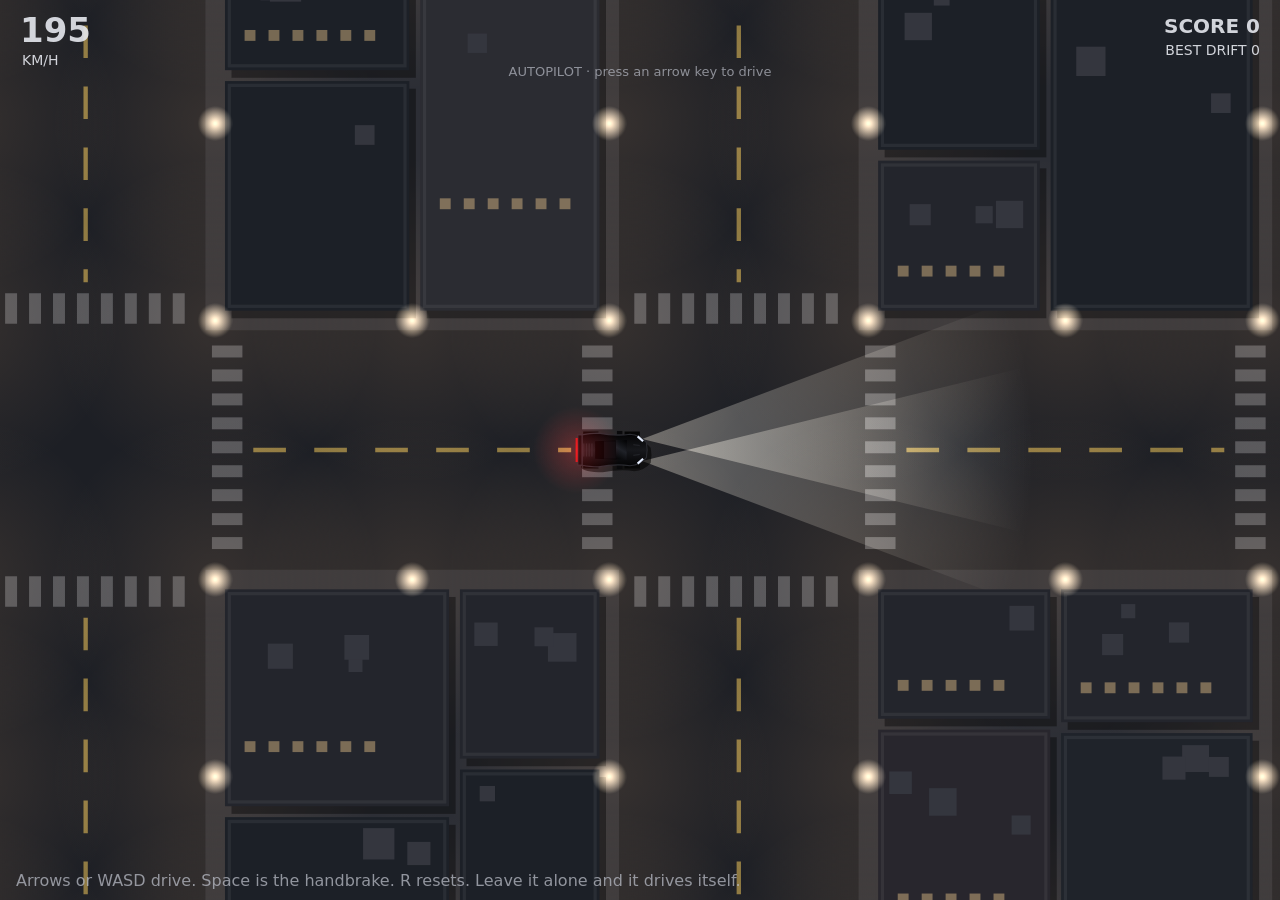
<file: areas/anasp07-hue/index.html>
<!doctype html>
<html lang="en">
<head>
  <meta charset="utf-8">
  <meta name="viewport" content="width=device-width, initial-scale=1">
  <title>Night Drift</title>
  <link rel="stylesheet" href="./style.css">
</head>
<body>
  <canvas id="city"></canvas>
  <p id="help">Arrows or WASD drive. Space is the handbrake. R resets. Leave it alone and it drives itself.</p>
  <script src="./drift.js"></script>
</body>
</html>
</file>
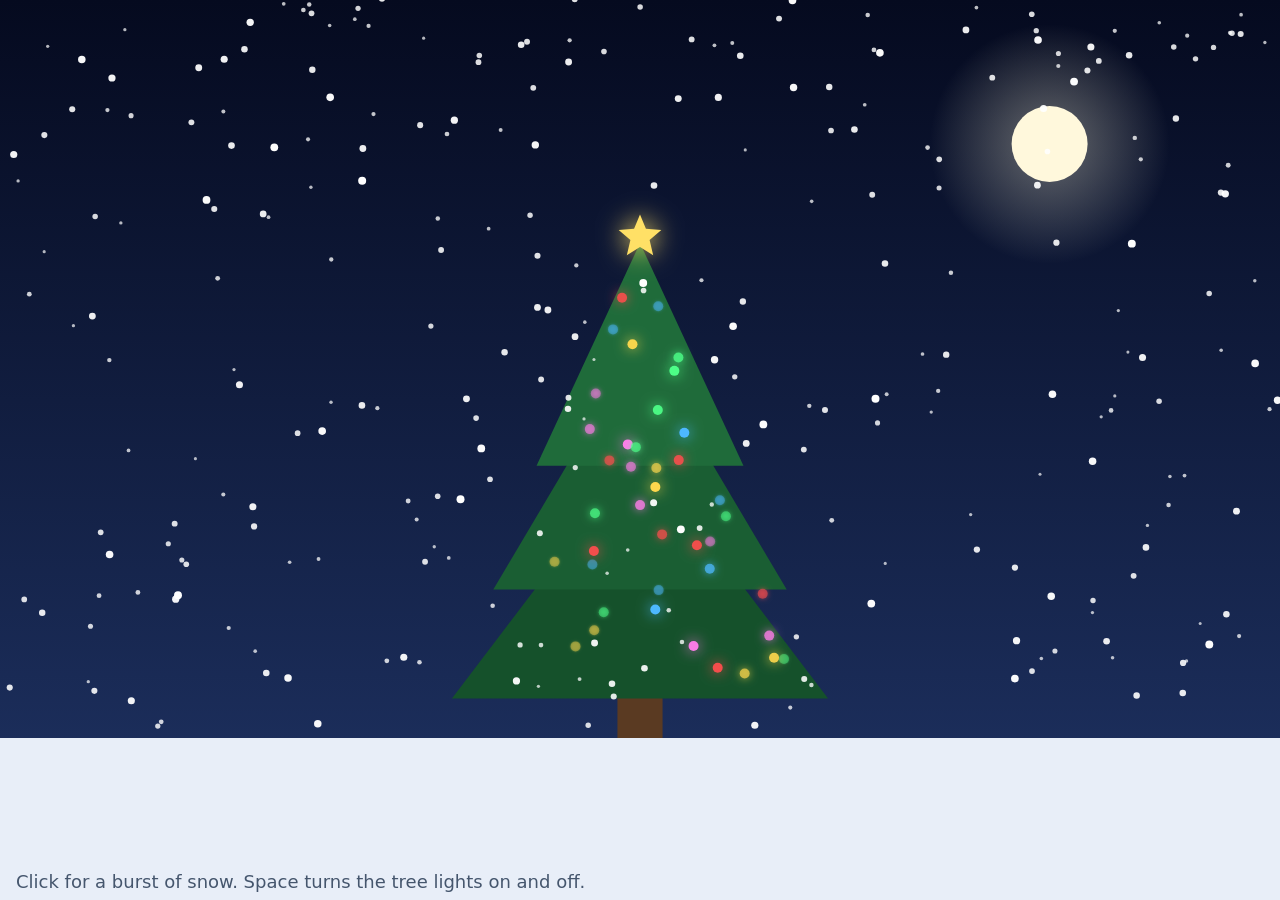
<file: areas/qsawyer/index.html>
<!doctype html>
<html lang="en">
<head>
  <meta charset="utf-8">
  <meta name="viewport" content="width=device-width, initial-scale=1">
  <title>Christmas Night</title>
  <link rel="stylesheet" href="./style.css">
</head>
<body>
  <canvas id="scene" tabindex="0"></canvas>
  <p id="help">Click for a burst of snow. Space turns the tree lights on and off.</p>
  <script src="./snow.js"></script>
</body>
</html>
</file>
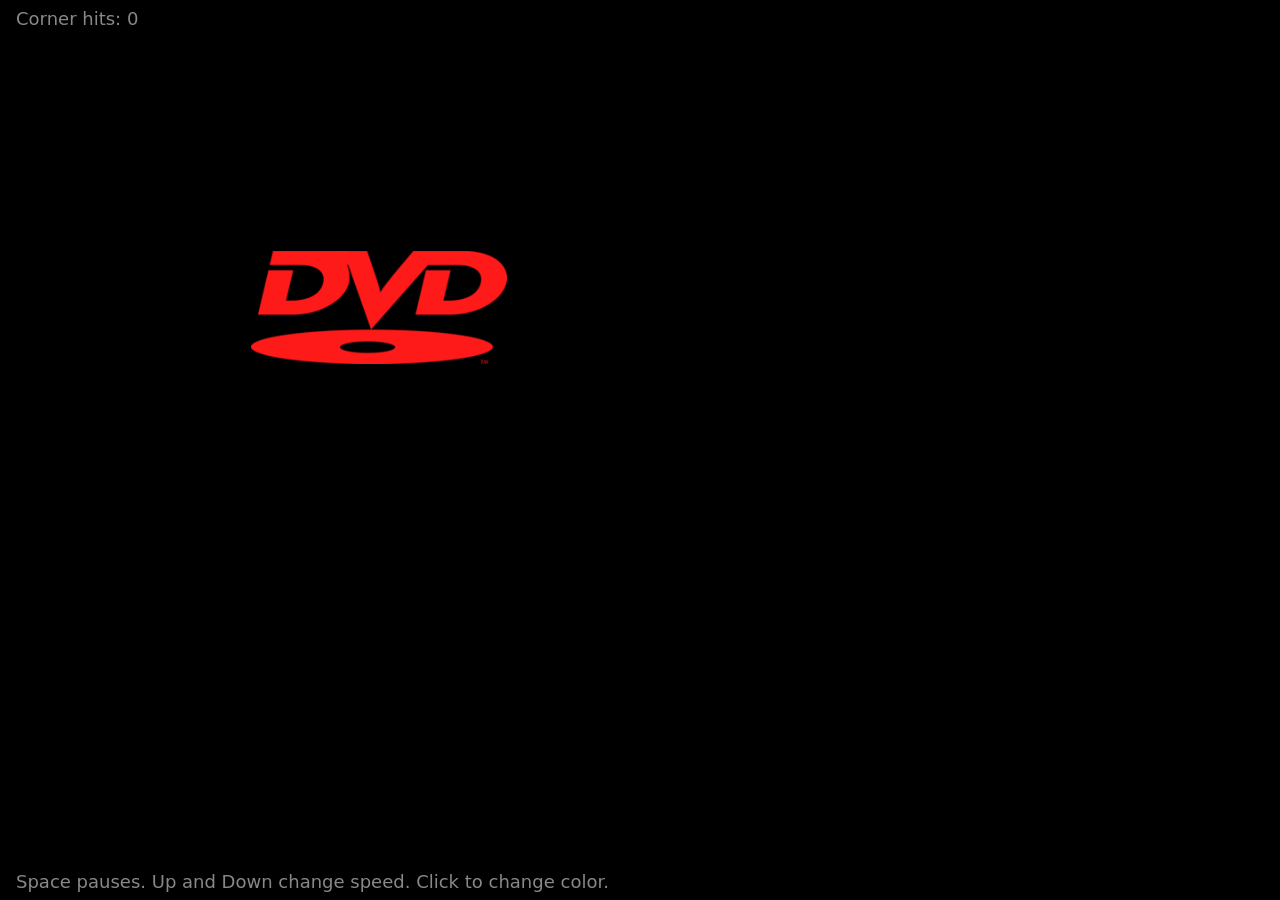
<file: areas/SirWa1rus/index.html>
<!doctype html>
<html lang="en">
<head>
  <meta charset="utf-8">
  <meta name="viewport" content="width=device-width, initial-scale=1">
  <title>DVD Screensaver</title>
  <link rel="stylesheet" href="./style.css">
</head>
<body>
  <canvas id="screen"></canvas>
  <p id="corners">Corner hits: 0</p>
  <p id="help">Space pauses. Up and Down change speed. Click to change color.</p>
  <script src="./dvd.js"></script>
</body>
</html>
</file>
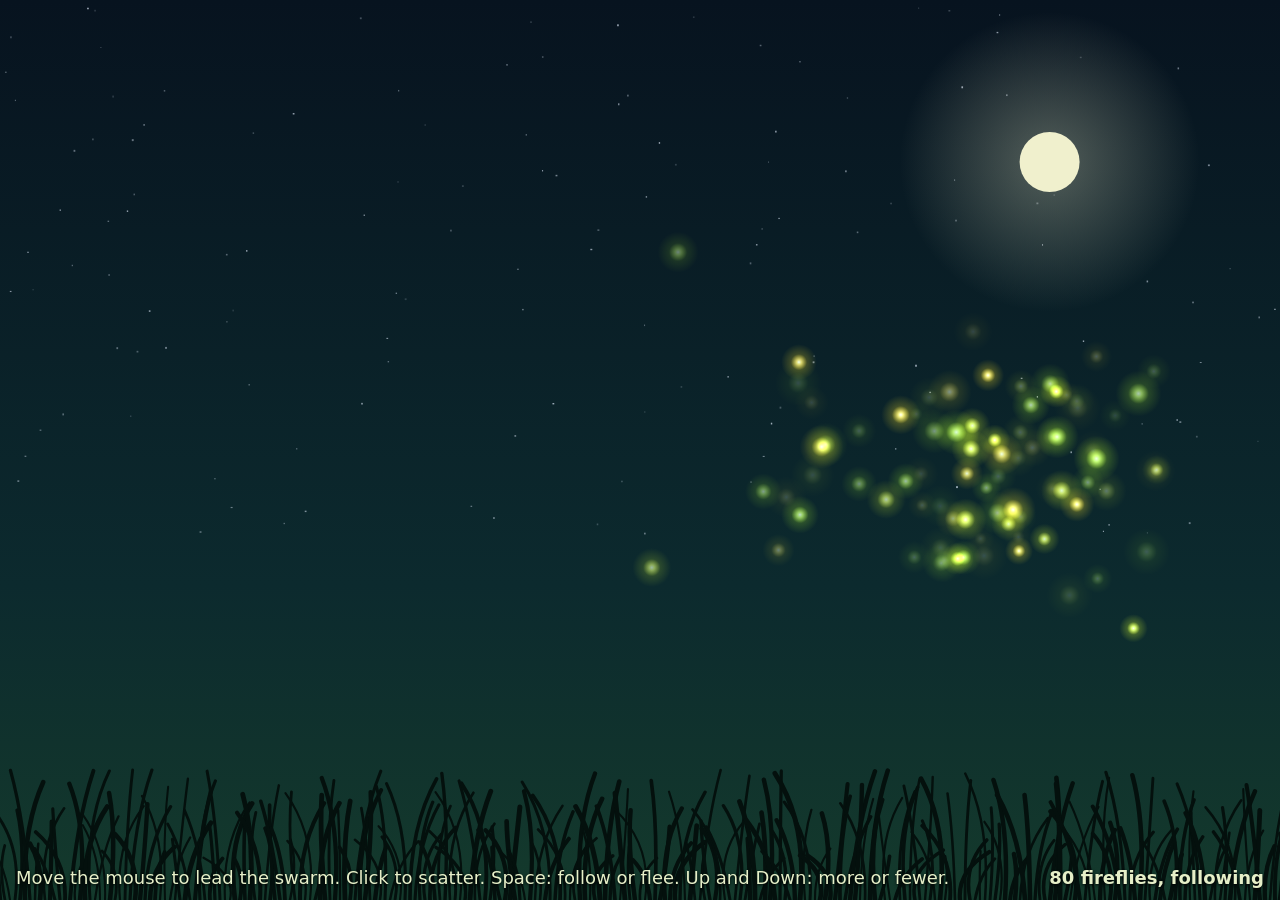
<file: areas/StroDan/index.html>
<!doctype html>
<html lang="en">
<head>
  <meta charset="utf-8">
  <meta name="viewport" content="width=device-width, initial-scale=1">
  <title>Firefly Chase</title>
  <link rel="stylesheet" href="./style.css">
</head>
<body>
  <canvas id="meadow" aria-label="A swarm of fireflies that follows the pointer across a night meadow"></canvas>
  <p id="help">Move the mouse to lead the swarm. Click to scatter. Space: follow or flee. Up and Down: more or fewer.</p>
  <p id="status" aria-live="polite"></p>
  <script src="./chase.js"></script>
</body>
</html>
</file>
<file: areas/anasp07-hue/style.css>
html, body {
  margin: 0;
  height: 100%;
  overflow: hidden;
  background: #0d0e12;
}

canvas {
  display: block;
  width: 100%;
  height: 100%;
}

#help {
  position: absolute;
  left: 16px;
  bottom: 10px;
  margin: 0;
  color: #b9bcc6;
  font: 16px system-ui, sans-serif;
  opacity: 0.75;
  pointer-events: none;
}
</file>
<file: areas/qsawyer/style.css>
html, body {
  margin: 0;
  height: 100%;
  overflow: hidden;
  background: #0a1430;
}

canvas {
  display: block;
  width: 100%;
  height: 100%;
  outline: none;
}

#help {
  position: absolute;
  left: 16px;
  bottom: 8px;
  margin: 0;
  color: #34465f;
  font: 18px system-ui, sans-serif;
  opacity: 0.9;
}
</file>
<file: areas/SirWa1rus/style.css>
html, body {
  margin: 0;
  height: 100%;
  overflow: hidden;
  background: #000;
}

canvas {
  display: block;
  width: 100%;
  height: 100%;
}

#corners,
#help {
  position: absolute;
  left: 16px;
  margin: 0;
  color: #aaa;
  font: 18px system-ui, sans-serif;
  opacity: 0.8;
}

#corners {
  top: 8px;
}

#help {
  bottom: 8px;
}
</file>
<file: areas/StroDan/style.css>
html, body {
  margin: 0;
  height: 100%;
  overflow: hidden;
  background: #07131f;
}

canvas {
  display: block;
  width: 100%;
  height: 100%;
  touch-action: none;
}

#help, #status {
  position: absolute;
  bottom: 12px;
  margin: 0;
  color: #e6efc8;
  font: 18px system-ui, sans-serif;
  text-shadow: 0 1px 3px #000;
  pointer-events: none;
}

#help {
  left: 16px;
  right: 240px;
}

#status {
  right: 16px;
  font-weight: 600;
}
</file>
